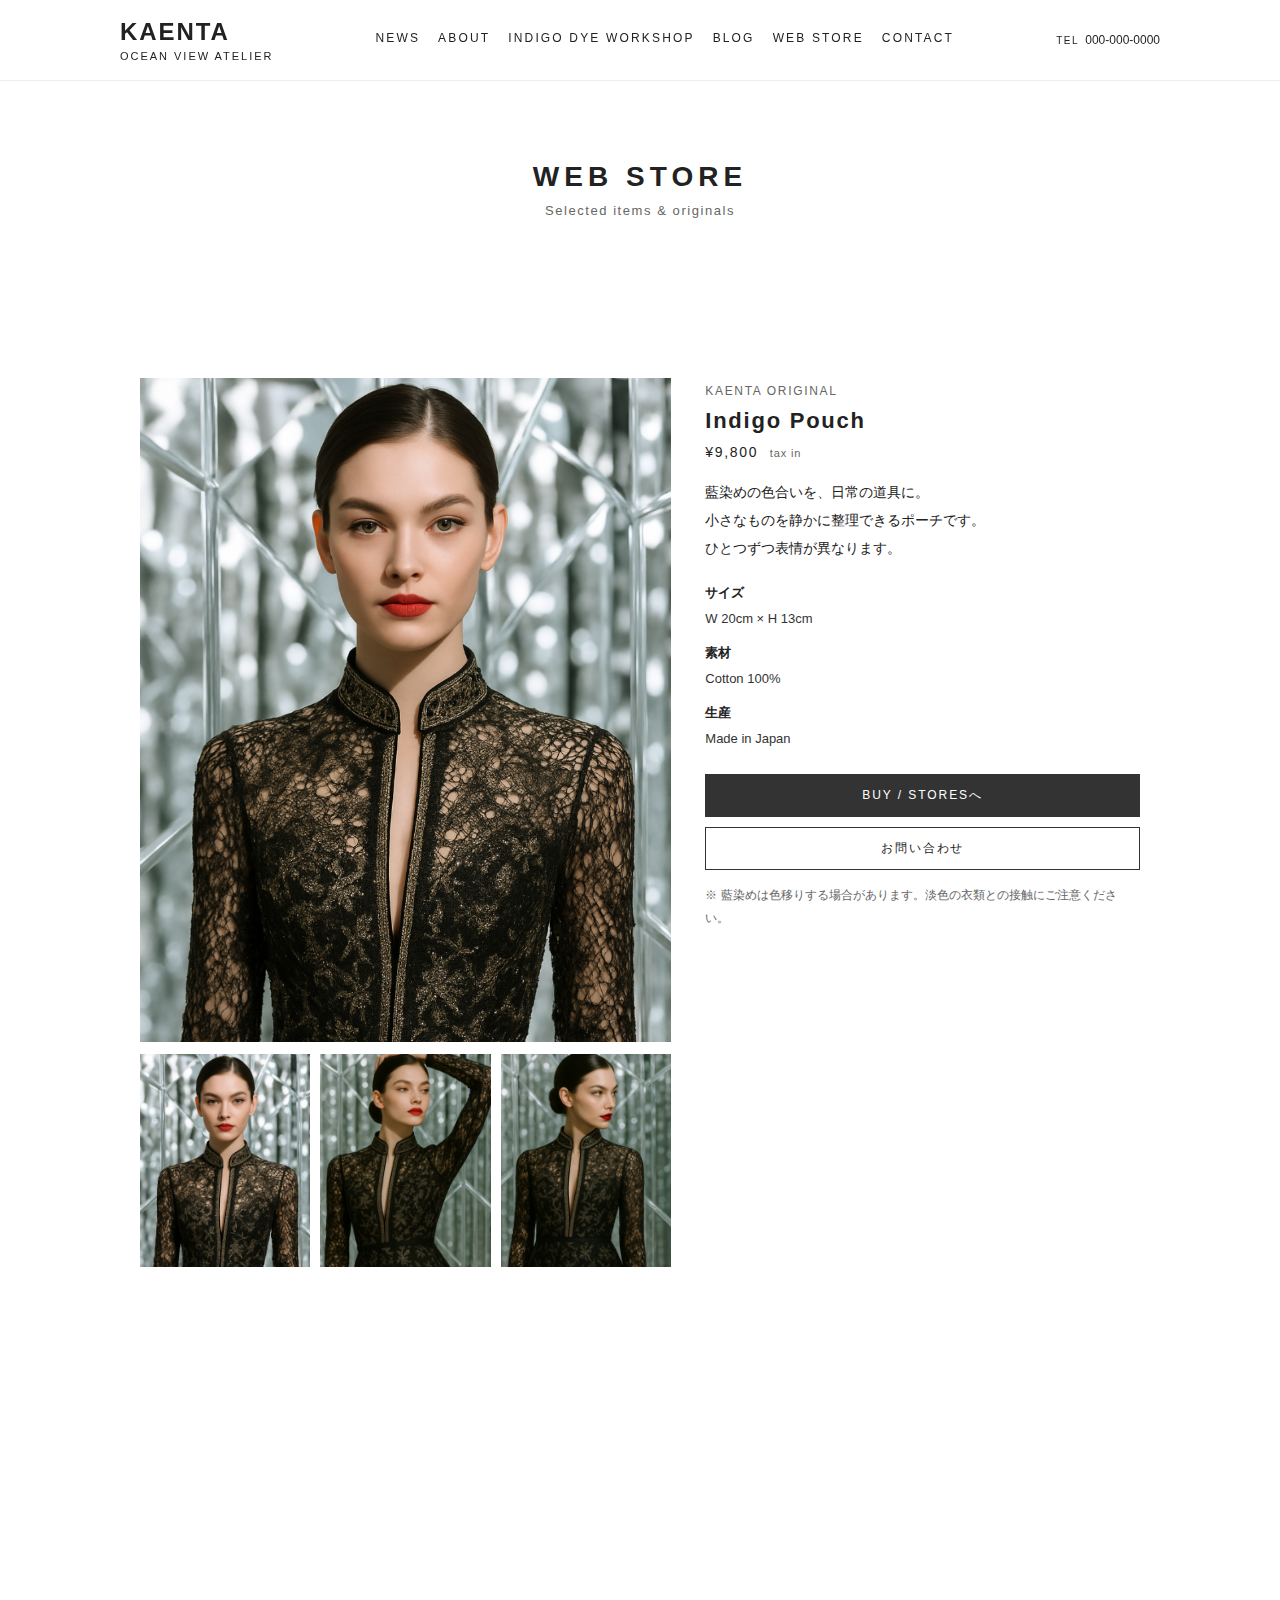
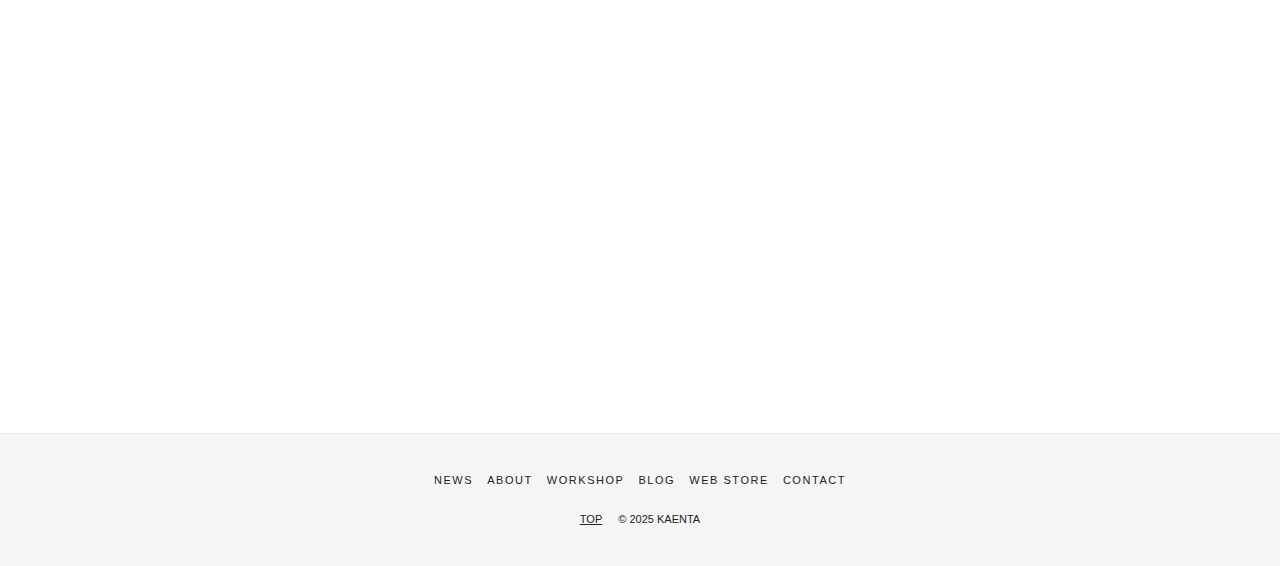
<file: product.html>
<!DOCTYPE html>
<html lang="ja">
<head>
  <meta charset="UTF-8" />
  <title>WEB STORE | KAENTA</title>
  <meta name="viewport" content="width=device-width, initial-scale=1" />
  <link rel="stylesheet" href="header.css" />
</head>

<body id="top" class="product-page">

  <header class="site-header">
    <div class="container header-inner">
      <div class="site-title">
        <a href="index.html">KAENTA</a>
        <span class="site-subtitle">Ocean View Atelier</span>
      </div>

      <nav class="main-nav">
        <a href="news.html">NEWS</a>
        <a href="about.html">ABOUT</a>
        <a href="index.html#workshop">INDIGO DYE WORKSHOP</a>
        <a href="blog.html">BLOG</a>
        <a href="product.html">WEB STORE</a>
        <a href="index.html#contact">CONTACT</a>
      </nav>

      <div class="header-tel">
        <span class="tel-label">TEL</span>
        <a href="tel:000-000-0000">000-000-0000</a>
      </div>
    </div>
  </header>

  <main>

    <!-- ページ見出し（控えめ） -->
    <section class="page-hero fade-section">
      <div class="container page-hero-inner">
        <h1 class="page-title">WEB STORE</h1>
        <p class="page-subtitle">Selected items & originals</p>
      </div>
    </section>

    <!-- 商品詳細 -->
    <section class="product-detail fade-section">
      <div class="container product-grid">

        <!-- 左：画像 -->
        <div class="product-media">
          <img src="assets/product01.png" alt="Product image" class="product-main-img">

          <div class="product-thumbs" aria-label="Product thumbnails">
            <img src="assets/product01.png" alt="">
            <img src="assets/product02.png" alt="">
            <img src="assets/product03.png" alt="">
          </div>
        </div>

        <!-- 右：情報 -->
        <div class="product-info">
          <p class="product-category">KAENTA Original</p>
          <h2 class="product-name">Indigo Pouch</h2>
          <p class="product-price">¥9,800 <span class="tax">tax in</span></p>

          <p class="product-desc">
            藍染めの色合いを、日常の道具に。<br>
            小さなものを静かに整理できるポーチです。<br>
            ひとつずつ表情が異なります。
          </p>

          <dl class="product-spec">
            <dt>サイズ</dt><dd>W 20cm × H 13cm</dd>
            <dt>素材</dt><dd>Cotton 100%</dd>
            <dt>生産</dt><dd>Made in Japan</dd>
          </dl>

          <div class="product-actions">
            <a class="btn-primary" href="#" target="_blank" rel="noopener">BUY / STORESへ</a>
            <a class="btn-secondary" href="index.html#contact">お問い合わせ</a>
          </div>

          <p class="product-note">
            ※ 藍染めは色移りする場合があります。淡色の衣類との接触にご注意ください。
          </p>
        </div>

      </div>
    </section>

    <!-- 関連商品（簡易） -->
    <section class="product-related fade-section">
      <div class="container">
        <h2 class="section-title">RELATED</h2>
        <p class="section-subtitle">おすすめ</p>

        <div class="related-grid">
          <a class="related-card" href="product.html">
            <img src="assets/product02.png" alt="">
            <p class="related-name">Indigo Mini Bag</p>
            <p class="related-price">¥14,800</p>
          </a>

          <a class="related-card" href="product.html">
            <img src="assets/product03.png" alt="">
            <p class="related-name">Indigo Scarf</p>
            <p class="related-price">¥6,800</p>
          </a>

          <a class="related-card" href="product.html">
            <img src="assets/product01.png" alt="">
            <p class="related-name">Indigo Pouch</p>
            <p class="related-price">¥9,800</p>
          </a>
        </div>
      </div>
    </section>

  </main>

  <footer class="site-footer">
    <div class="container footer-inner">
      <nav class="footer-nav">
        <a href="news.html">NEWS</a>
        <a href="about.html">ABOUT</a>
        <a href="index.html#workshop">WORKSHOP</a>
        <a href="blog.html">BLOG</a>
        <a href="product.html">WEB STORE</a>
        <a href="index.html#contact">CONTACT</a>
      </nav>
      <div class="footer-bottom">
        <a href="#top" class="to-top">TOP</a>
        <p class="copy">© 2025 KAENTA</p>
      </div>
    </div>
  </footer>

  <script src="motion.js"></script>
</body>
</html>
</file>
<file: header.css>
/* =========================
   BASE
   ========================= */
* { box-sizing: border-box; }

html { scroll-behavior: smooth; }

body{
  margin: 0;
  font-family: -apple-system, BlinkMacSystemFont, "Helvetica Neue",
    "Segoe UI", "Noto Sans JP", sans-serif;
  color: #222;
  background: #fff;
}

img{ max-width: 100%; display: block; }

a{ color: inherit; text-decoration: none; }

.container{
  width: 100%;
  max-width: 1040px;
  margin: 0 auto;
  padding: 0 20px;
}

/* =========================
   HEADER (PC)
   ========================= */
:root{
  --header-h: 72px; /* だいたいの高さ：ドロワー位置に使う */
}

.site-header{
  position: sticky;
  top: 0;
  z-index: 50;
  background: #ffffffee;
  backdrop-filter: blur(10px);
  border-bottom: 1px solid #eee;
  transition: box-shadow .25s ease, background .25s ease;
}

.header-inner{
  display: flex;
  align-items: center;
  justify-content: space-between;
  padding: 18px 0;
  gap: 24px;
}

.site-title a{
  font-size: 24px;
  letter-spacing: .08em;
  font-weight: 600;
}
.site-subtitle{
  display: block;
  font-size: 11px;
  letter-spacing: .18em;
  text-transform: uppercase;
  margin-top: 4px;
}

.main-nav{
  display: flex;
  align-items: center;
  gap: 18px;
  font-size: 12px;
  letter-spacing: .18em;
  text-transform: uppercase;
}
.main-nav > a{
  position: relative;
  padding-bottom: 4px;
}
.main-nav > a::after{
  content: "";
  position: absolute;
  left: 0;
  bottom: 0;
  width: 0;
  height: 1px;
  background: #333;
  transition: width .2s ease;
}
.main-nav > a:hover::after{ width: 100%; }

.header-tel{
  font-size: 12px;
  display: flex;
  align-items: center;
  gap: 6px;
  white-space: nowrap;
}
.tel-label{
  font-size: 10px;
  letter-spacing: .16em;
}

/* scroll shrink */
body.scrolled .site-header{
  background: #fff;
  box-shadow: 0 3px 18px rgba(0,0,0,.08);
}
body.scrolled .header-inner{
  padding: 10px 0;
}

/* =========================
   MOBILE HEADER (button + drawer)
   ※PCでは非表示
   ========================= */
.menu-btn{
  display: none;                 /* ← PCでは出さない */
  width: 44px;
  height: 44px;
  border: 1px solid #e5e5e5;
  background: #fff;
  border-radius: 10px;
  padding: 10px;
  cursor: pointer;
  -webkit-tap-highlight-color: transparent;
}
.menu-btn span{
  display: block;
  height: 2px;
  background: #222;
  margin: 6px 0;
}

.mobile-drawer{
  display: none;                 /* ← PCでは出さない */
}

body.menu-open{ overflow: hidden; }

/* =========================
   SECTION COMMON
   ========================= */
section{ padding: 80px 0; }

.section-title{
  text-align: center;
  font-size: 20px;
  letter-spacing: .18em;
  text-transform: uppercase;
  margin-bottom: 10px;
}
.section-subtitle{
  text-align: center;
  font-size: 14px;
  margin-bottom: 40px;
}

/* =========================
   HERO（INDEX）
   ========================= */
.hero{
  position: relative;
  padding: 0;
  min-height: 90vh;
  background-image: url("assets/hero-main.png");
  background-size: cover;
  background-position: center;
  background-repeat: no-repeat;
}

.hero-inner{
  position: relative;
  width: 100%;
  min-height: 90vh;
  display: flex;
  justify-content: center;
  align-items: center;
}

.hero-logo{
  max-width: 360px;
  width: 60%;
}

/* =========================
   MESSAGE（INDEX）
   ========================= */
.message-inner{
  max-width: 720px;
  margin: 0 auto;
  text-align: center;
}
.message-title{
  font-size: 20px;
  letter-spacing: .18em;
  text-transform: uppercase;
  margin-bottom: 24px;
}
.message-text{
  font-size: 14px;
  line-height: 2;
  margin-bottom: 24px;
}
.message-text.en{
  font-size: 13px;
  color: #555;
}

/* =========================
   FEATURE（INDEX）
   ========================= */
.feature-block{ padding-top: 60px; }

.feature-item{ margin-bottom: 80px; }
.feature-item:last-child{ margin-bottom: 0; }

.feature-heading-en{
  font-size: 18px;
  letter-spacing: .18em;
  text-transform: uppercase;
  margin-bottom: 4px;
}
.feature-heading-ja{ font-size: 16px; margin-bottom: 16px; }

.feature-text{
  font-size: 14px;
  line-height: 2;
  margin-bottom: 14px;
}
.feature-text.en{ font-size: 13px; color:#555; }

.feature-images{
  display: grid;
  grid-template-columns: repeat(2, minmax(0, 1fr));
  gap: 12px;
  margin-top: 24px;
}

/* =========================
   ACCESS
   ========================= */
.access-inner{
  max-width: 640px;
  margin: 0 auto;
  font-size: 14px;
  line-height: 2;
}
.access-inner dt{ font-weight: 600; margin-top: 10px; }
.access-inner dd{ margin: 0 0 6px; }

/* =========================
   ARTICLES（INDEX / NEWS）
   ========================= */
.articles-list{
  max-width: 720px;
  margin: 0 auto;
}
.article-card{ margin-bottom: 48px; }

.article-title{
  font-size: 16px;
  margin: 10px 0 4px;
}
.article-meta{
  font-size: 12px;
  color:#666;
  letter-spacing: .12em;
  text-transform: uppercase;
}

/* =========================
   CONTACT
   ========================= */
.contact-inner{ max-width: 640px; margin: 0 auto; }
.contact-inner p{
  font-size: 14px;
  line-height: 2;
  margin-bottom: 24px;
}
.contact-form{ display: grid; gap: 18px; }
.contact-form label{
  font-size: 13px;
  display: block;
  margin-bottom: 4px;
}
.contact-form input,
.contact-form textarea{
  width: 100%;
  border: 1px solid #ddd;
  padding: 8px 10px;
  font-family: inherit;
  font-size: 14px;
}
.contact-form textarea{ min-height: 140px; resize: vertical; }

.contact-submit{ text-align: center; margin-top: 16px; }
.contact-submit button{
  border: 1px solid #333;
  background: #333;
  color:#fff;
  padding: 10px 40px;
  font-size: 13px;
  letter-spacing: .16em;
  text-transform: uppercase;
  cursor: pointer;
}
.contact-submit button:hover{
  background: #fff;
  color: #333;
}

/* =========================
   FOOTER
   ========================= */
.site-footer{
  padding: 40px 0 30px;
  background: #f5f5f5;
  border-top: 1px solid #e5e5e5;
}
.footer-nav{
  display:flex;
  flex-wrap: wrap;
  gap: 14px;
  justify-content: center;
  font-size: 11px;
  letter-spacing: .14em;
  text-transform: uppercase;
  margin-bottom: 16px;
}
.footer-bottom{
  display:flex;
  justify-content:center;
  align-items:center;
  gap: 16px;
  font-size: 11px;
}
.to-top{ text-decoration: underline; }

/* =========================
   MOTION（FADE / HOVER）
   ========================= */
.fade-section{
  opacity: 0;
  transform: translateY(18px);
  transition: opacity .9s ease, transform .9s ease;
}
.fade-section.is-visible{
  opacity: 1;
  transform: translateY(0);
}

.feature-images img,
.article-card img{
  transition: transform .4s ease, box-shadow .4s ease;
}
.feature-images img:hover,
.article-card img:hover{
  transform: scale(1.02);
  box-shadow: 0 8px 20px rgba(0,0,0,.16);
}

/* =========================
   NEWS PAGE
   ========================= */
.news-page main > section:first-of-type{ padding: 60px 0 24px; }
.news-page .articles{ padding-top: 24px; }
.news-page .articles-list{ max-width: 640px; }
.news-page .section-title{ font-weight: 600; margin-bottom: 8px; }
.news-page .section-subtitle{ margin-bottom: 32px; }
.news-page .article-title{ font-size: 15px; }

/* =========================
   ABOUT PAGE
   ========================= */
.about-hero{
  padding: 0;
  height: 72vh;
  position: relative;
  background-image: url("assets/about-hero.png");
  background-size: cover;
  background-position: center;
  background-repeat: no-repeat;
}
.about-hero::before{
  content:"";
  position:absolute;
  inset:0;
  background: rgba(0,0,0,.28);
}
.about-hero-inner{
  position: relative;
  height: 100%;
  display:flex;
  flex-direction: column;
  justify-content:center;
  align-items:center;
  gap: 10px;
}
.about-hero-title{
  color:#fff;
  font-size: 44px;
  letter-spacing: .18em;
  text-transform: uppercase;
  margin: 0;
}
.about-hero-arrow{
  color:#fff;
  font-size: 28px;
  line-height: 1;
  opacity: .9;
  transform: translateY(0);
  transition: transform .2s ease, opacity .2s ease;
}
.about-hero-arrow:hover{ opacity:1; transform: translateY(4px); }

.about-message-inner{
  max-width: 780px;
  margin: 0 auto;
  text-align:center;
}
.about-section-title{
  font-size: 24px;
  letter-spacing: .18em;
  margin: 0 0 16px;
}
.about-lead{
  font-size: 13px;
  color:#666;
  letter-spacing: .10em;
  margin: 0 0 18px;
}
.about-ja, .about-en{
  font-size: 14px;
  line-height: 2.1;
  margin: 0 0 16px;
}
.about-en{ font-size: 13px; color:#555; }

.about-profile-inner{
  max-width: 980px;
  margin: 0 auto;
}
.about-profile-head{ margin-bottom: 22px; }
.about-role{ font-size: 13px; color:#666; margin: 0 0 8px; }
.about-name{
  margin: 0;
  font-size: 20px;
  letter-spacing: .10em;
  text-transform: uppercase;
}
.about-profile-grid{
  display: grid;
  grid-template-columns: 1fr 1.2fr;
  gap: 18px 26px;
  align-items: start;
}
.about-figure img{ width: 100%; display:block; }
.about-bio{
  font-size: 14px;
  line-height: 2.05;
  color:#222;
}
.about-bio-title{
  font-size: 12px;
  letter-spacing: .16em;
  text-transform: uppercase;
  color:#666;
  margin: 0 0 8px;
}
.about-bio-lines{ margin: 0 0 18px; }

/* =========================
   INDIGO PAGE
   ========================= */
.indigo-hero{
  padding: 0;
  height: 72vh;
  position: relative;
  background-image: url("assets/indigo-hero.png");
  background-size: cover;
  background-position: center;
  background-repeat: no-repeat;
}
.indigo-hero::before{
  content:"";
  position:absolute;
  inset:0;
  background: rgba(0,0,0,.28);
}
.indigo-hero-inner{
  position: relative;
  height: 100%;
  display:flex;
  flex-direction: column;
  justify-content:center;
  align-items:center;
  gap: 10px;
  text-align:center;
  padding: 0 16px;
}
.indigo-hero-title{
  color:#fff;
  font-size: 34px;
  letter-spacing: .14em;
  text-transform: uppercase;
  margin: 0;
}
.indigo-hero-sub{ color:#fff; margin: 0; opacity: .9; }
.indigo-hero-arrow{ color:#fff; font-size: 22px; opacity: .9; }

.indigo-text .en{ color:#555; font-size: 13px; line-height: 2; }

.indigo-gallery{
  display:grid;
  grid-template-columns: repeat(2, minmax(0, 1fr));
  gap: 12px;
  margin-top: 22px;
}

.price-grid{
  display:grid;
  grid-template-columns: repeat(3, minmax(0, 1fr));
  gap: 16px;
}
.price-card{ border: 1px solid #eee; padding: 16px; }
.price-card .price{ font-weight: 600; }

.booking-dl{
  max-width: 720px;
  margin: 0 auto;
  font-size: 14px;
  line-height: 2;
}
.booking-dl dt{ font-weight: 600; margin-top: 10px; }
.booking-dl dd{ margin: 0 0 6px; }

/* =========================
   BLOG PAGE
   ========================= */
.blog-page .page-hero{ padding: 90px 0 40px; }
.page-title{
  text-align:center;
  font-size: 28px;
  letter-spacing: .18em;
  margin: 0 0 10px;
}
.page-subtitle{
  text-align:center;
  font-size: 13px;
  color:#666;
  letter-spacing: .12em;
  margin: 0;
}
.blog-filter-inner{
  display:flex;
  gap: 10px;
  justify-content:center;
  flex-wrap: wrap;
}
.filter-pill{
  border: 1px solid #ddd;
  padding: 6px 12px;
  font-size: 12px;
  letter-spacing: .12em;
}
.filter-pill.is-active{ border-color:#333; }

.blog-list .container{ max-width: 720px; }
.post-card{ margin: 0 0 46px; }
.post-title{ font-size: 16px; margin: 12px 0 6px; }
.post-meta{ font-size: 12px; color:#666; letter-spacing: .12em; }

/* =========================
   PRODUCT PAGE
   ========================= */
.product-grid{
  display:grid;
  grid-template-columns: 1.1fr 0.9fr;
  gap: 34px;
  align-items: start;
}
.product-main-img{ width: 100%; display:block; }

.product-thumbs{
  display:grid;
  grid-template-columns: repeat(3, minmax(0, 1fr));
  gap: 10px;
  margin-top: 12px;
}

.product-info{ padding-top: 6px; }

.product-category{
  font-size: 12px;
  letter-spacing: .14em;
  text-transform: uppercase;
  color:#666;
  margin: 0 0 10px;
}
.product-name{
  font-size: 22px;
  letter-spacing: .08em;
  margin: 0 0 10px;
}
.product-price{
  font-size: 14px;
  letter-spacing: .12em;
  margin: 0 0 18px;
}
.product-price .tax{
  font-size: 11px;
  color:#666;
  letter-spacing: .08em;
  margin-left: 6px;
}
.product-desc{
  font-size: 14px;
  line-height: 2;
  margin: 0 0 18px;
}

.product-spec{
  margin: 0 0 22px;
  font-size: 13px;
  line-height: 2;
}
.product-spec dt{ font-weight: 600; margin-top: 8px; }
.product-spec dd{ margin: 0; color:#333; }

.product-actions{
  display:grid;
  gap: 10px;
  margin-bottom: 14px;
}
.btn-primary, .btn-secondary{
  display:inline-flex;
  justify-content:center;
  align-items:center;
  padding: 12px 18px;
  font-size: 12px;
  letter-spacing: .16em;
  text-transform: uppercase;
  border: 1px solid #333;
}
.btn-primary{ background:#333; color:#fff; }
.btn-primary:hover{ background:#fff; color:#333; }
.btn-secondary{ background:#fff; }
.btn-secondary:hover{ background:#333; color:#fff; }

.product-note{
  font-size: 12px;
  color:#666;
  line-height: 1.9;
  margin: 0;
}

/* related */
.related-grid{
  display:grid;
  grid-template-columns: repeat(3, minmax(0, 1fr));
  gap: 14px;
  max-width: 920px;
  margin: 0 auto;
}
.related-card{ display:block; }
.related-name{ font-size: 13px; margin: 10px 0 4px; }
.related-price{
  font-size: 12px;
  color:#666;
  letter-spacing: .10em;
  margin: 0;
}

/* =========================
   RESPONSIVE (<=900px)
   ========================= */
@media (max-width: 900px){
  :root{ --header-h: 64px; }

  section{ padding: 64px 0; }
  .feature-images{ grid-template-columns: 1fr; }

  .about-hero-title{ font-size: 34px; }
  .about-profile-grid{ grid-template-columns: 1fr; }

  .price-grid{ grid-template-columns: 1fr; }
  .indigo-gallery{ grid-template-columns: 1fr; }

  .product-grid{ grid-template-columns: 1fr; gap: 22px; }
  .related-grid{ grid-template-columns: 1fr; }

  /* PC用を消してスマホ用を出す */
  .main-nav,
  .header-tel{ display:none; }

  .header-inner{
    padding: 14px 0;
    gap: 12px;
  }

  .site-title a{ font-size: 20px; }
  .site-subtitle{ font-size: 10px; }

  .menu-btn{
    display: inline-flex;
    align-items: center;
    justify-content: center;
  }

  /* ドロワー：ヘッダー直下に固定 */
  .mobile-drawer{
    position: fixed;
    left: 0;
    right: 0;
    top: var(--header-h);
    background: #fff;
    border-top: 1px solid #eee;
    border-bottom: 1px solid #eee;
    z-index: 999;
    display: none;
  }
  .mobile-drawer.is-open{ display: block; }

  .mobile-drawer a{
    display:block;
    padding: 16px 20px;
    border-top: 1px solid #f0f0f0;
    font-size: 12px;
    letter-spacing: .18em;
    text-transform: uppercase;
  }
}

@media (max-width: 600px){
  .site-title a{ font-size: 18px; }
}
/* ハンバーガーの線が見えない時の保険 */
.menu-btn span{
  width: 100%;
  background: #222 !important;
  border-radius: 2px;
}
</file>
